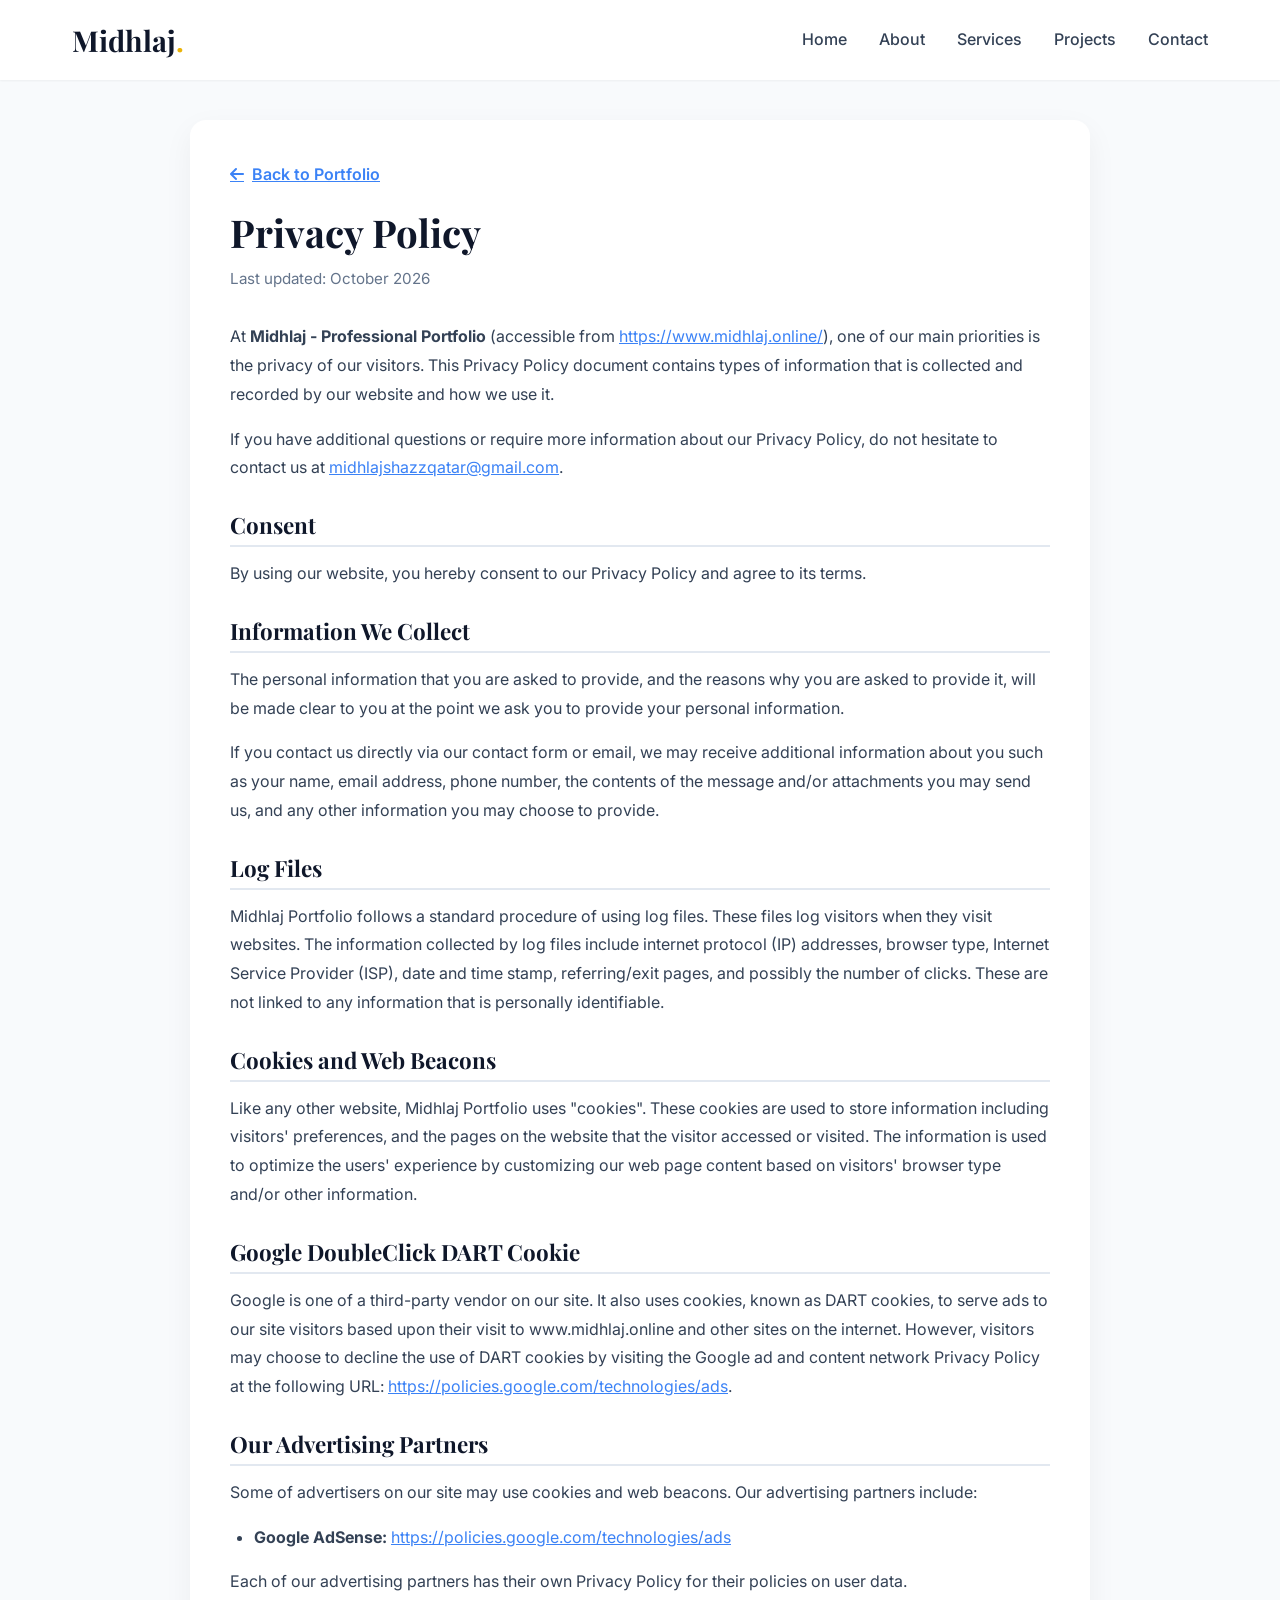
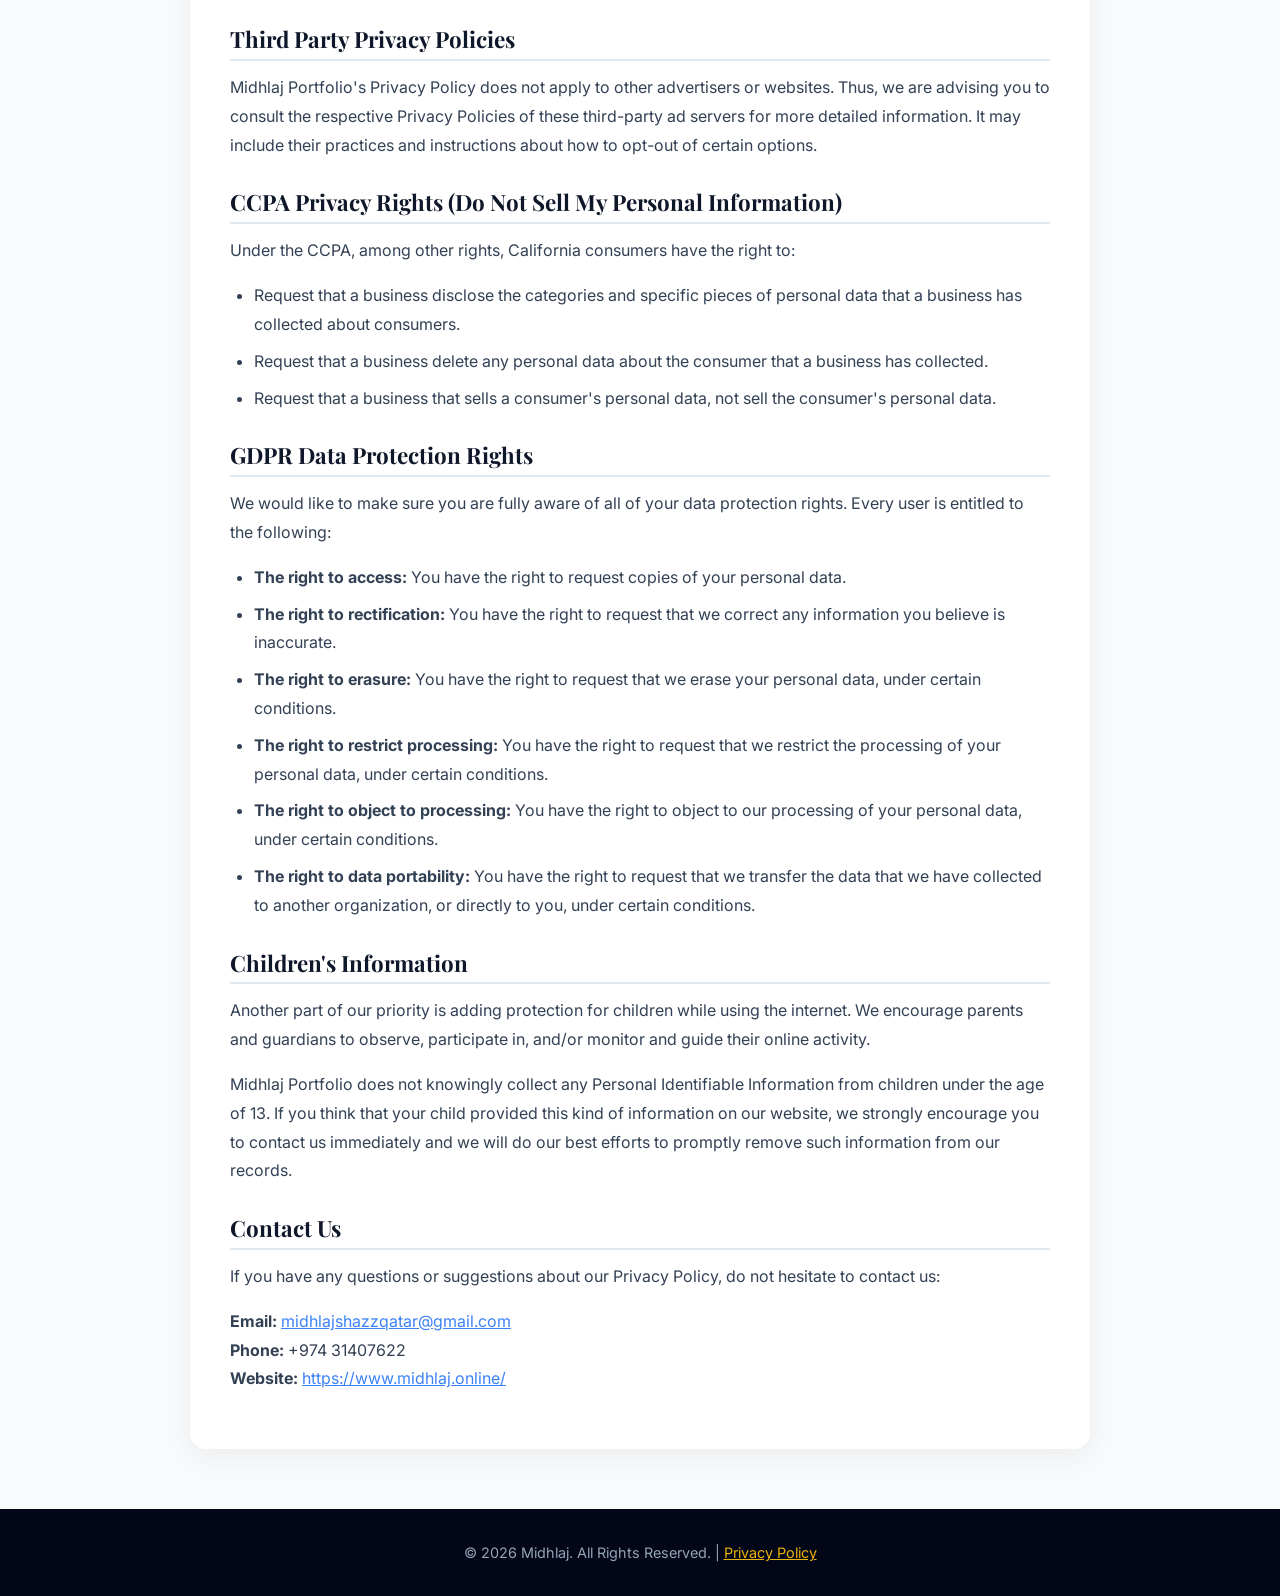
<file: privacy.html>
<!DOCTYPE html>
<html lang="en">

<head>
    <meta charset="UTF-8">
    <meta name="viewport" content="width=device-width, initial-scale=1.0">
    <title>Privacy Policy - Midhlaj Portfolio</title>
    <meta name="description" content="Privacy Policy for Midhlaj - Professional Portfolio (www.midhlaj.online)">
    <!-- Google Fonts -->
    <link rel="preconnect" href="https://fonts.googleapis.com">
    <link rel="preconnect" href="https://fonts.gstatic.com" crossorigin>
    <link
        href="https://fonts.googleapis.com/css2?family=Inter:wght@300;400;500;600;700&family=Playfair+Display:wght@700&display=swap"
        rel="stylesheet">
    <!-- Font Awesome -->
    <link rel="stylesheet" href="https://cdnjs.cloudflare.com/ajax/libs/font-awesome/6.4.0/css/all.min.css">
    <!-- Google AdSense -->
    <script async src="https://pagead2.googlesyndication.com/pagead/js/adsbygoogle.js?client=ca-pub-7195002145934956"
        crossorigin="anonymous"></script>
    <!-- Custom CSS -->
    <link rel="stylesheet" href="src/style.css">
    <style>
        .policy-container {
            max-width: 900px;
            margin: 120px auto 60px auto;
            padding: 40px;
            background: #ffffff;
            border-radius: 16px;
            box-shadow: 0 10px 30px rgba(0, 0, 0, 0.05);
            line-height: 1.8;
            color: #334155;
        }

        .policy-container h1 {
            font-size: 2.4rem;
            margin-bottom: 10px;
            color: var(--primary-color);
        }

        .policy-container .last-updated {
            color: #64748b;
            font-size: 0.95rem;
            margin-bottom: 30px;
            display: block;
        }

        .policy-container h2 {
            font-size: 1.4rem;
            margin-top: 30px;
            margin-bottom: 12px;
            color: var(--primary-color);
            border-bottom: 2px solid #e2e8f0;
            padding-bottom: 6px;
        }

        .policy-container p,
        .policy-container ul {
            margin-bottom: 16px;
        }

        .policy-container ul {
            padding-left: 24px;
            list-style: disc;
        }

        .policy-container li {
            margin-bottom: 8px;
        }

        .policy-container a {
            color: var(--accent-color);
            text-decoration: underline;
        }

        .back-home-btn {
            display: inline-flex;
            align-items: center;
            gap: 8px;
            margin-bottom: 20px;
            font-weight: 600;
            color: var(--primary-color);
        }

        .back-home-btn:hover {
            color: var(--secondary-color);
        }
    </style>
</head>

<body>
    <!-- Navigation -->
    <nav class="navbar">
        <div class="container nav-container">
            <a href="index.html" class="logo">Midhlaj<span class="dot">.</span></a>
            <ul class="nav-menu">
                <li><a href="index.html" class="nav-link">Home</a></li>
                <li><a href="index.html#about" class="nav-link">About</a></li>
                <li><a href="index.html#services" class="nav-link">Services</a></li>
                <li><a href="index.html#projects" class="nav-link">Projects</a></li>
                <li><a href="index.html#contact" class="nav-link">Contact</a></li>
            </ul>
        </div>
    </nav>

    <div class="container">
        <div class="policy-container">
            <a href="index.html" class="back-home-btn"><i class="fas fa-arrow-left"></i> Back to Portfolio</a>
            <h1>Privacy Policy</h1>
            <span class="last-updated">Last updated: October 2026</span>

            <p>At <strong>Midhlaj - Professional Portfolio</strong> (accessible from <a
                    href="https://www.midhlaj.online/">https://www.midhlaj.online/</a>), one of our main priorities is the
                privacy of our visitors. This Privacy Policy document contains types of information that is collected and
                recorded by our website and how we use it.</p>

            <p>If you have additional questions or require more information about our Privacy Policy, do not hesitate to
                contact us at <a href="mailto:midhlajshazzqatar@gmail.com">midhlajshazzqatar@gmail.com</a>.</p>

            <h2>Consent</h2>
            <p>By using our website, you hereby consent to our Privacy Policy and agree to its terms.</p>

            <h2>Information We Collect</h2>
            <p>The personal information that you are asked to provide, and the reasons why you are asked to provide it,
                will be made clear to you at the point we ask you to provide your personal information.</p>
            <p>If you contact us directly via our contact form or email, we may receive additional information about you
                such as your name, email address, phone number, the contents of the message and/or attachments you may send
                us, and any other information you may choose to provide.</p>

            <h2>Log Files</h2>
            <p>Midhlaj Portfolio follows a standard procedure of using log files. These files log visitors when they visit
                websites. The information collected by log files include internet protocol (IP) addresses, browser type,
                Internet Service Provider (ISP), date and time stamp, referring/exit pages, and possibly the number of
                clicks. These are not linked to any information that is personally identifiable.</p>

            <h2>Cookies and Web Beacons</h2>
            <p>Like any other website, Midhlaj Portfolio uses "cookies". These cookies are used to store information
                including visitors' preferences, and the pages on the website that the visitor accessed or visited. The
                information is used to optimize the users' experience by customizing our web page content based on visitors'
                browser type and/or other information.</p>

            <h2>Google DoubleClick DART Cookie</h2>
            <p>Google is one of a third-party vendor on our site. It also uses cookies, known as DART cookies, to serve ads
                to our site visitors based upon their visit to www.midhlaj.online and other sites on the internet. However,
                visitors may choose to decline the use of DART cookies by visiting the Google ad and content network Privacy
                Policy at the following URL: <a href="https://policies.google.com/technologies/ads" target="_blank"
                    rel="noopener noreferrer">https://policies.google.com/technologies/ads</a>.</p>

            <h2>Our Advertising Partners</h2>
            <p>Some of advertisers on our site may use cookies and web beacons. Our advertising partners include:</p>
            <ul>
                <li><strong>Google AdSense:</strong> <a href="https://policies.google.com/technologies/ads" target="_blank"
                        rel="noopener noreferrer">https://policies.google.com/technologies/ads</a></li>
            </ul>
            <p>Each of our advertising partners has their own Privacy Policy for their policies on user data.</p>

            <h2>Third Party Privacy Policies</h2>
            <p>Midhlaj Portfolio's Privacy Policy does not apply to other advertisers or websites. Thus, we are advising you
                to consult the respective Privacy Policies of these third-party ad servers for more detailed information. It
                may include their practices and instructions about how to opt-out of certain options.</p>

            <h2>CCPA Privacy Rights (Do Not Sell My Personal Information)</h2>
            <p>Under the CCPA, among other rights, California consumers have the right to:</p>
            <ul>
                <li>Request that a business disclose the categories and specific pieces of personal data that a business has
                    collected about consumers.</li>
                <li>Request that a business delete any personal data about the consumer that a business has collected.</li>
                <li>Request that a business that sells a consumer's personal data, not sell the consumer's personal data.</li>
            </ul>

            <h2>GDPR Data Protection Rights</h2>
            <p>We would like to make sure you are fully aware of all of your data protection rights. Every user is entitled
                to the following:</p>
            <ul>
                <li><strong>The right to access:</strong> You have the right to request copies of your personal data.</li>
                <li><strong>The right to rectification:</strong> You have the right to request that we correct any
                    information you believe is inaccurate.</li>
                <li><strong>The right to erasure:</strong> You have the right to request that we erase your personal data,
                    under certain conditions.</li>
                <li><strong>The right to restrict processing:</strong> You have the right to request that we restrict the
                    processing of your personal data, under certain conditions.</li>
                <li><strong>The right to object to processing:</strong> You have the right to object to our processing of
                    your personal data, under certain conditions.</li>
                <li><strong>The right to data portability:</strong> You have the right to request that we transfer the data
                    that we have collected to another organization, or directly to you, under certain conditions.</li>
            </ul>

            <h2>Children's Information</h2>
            <p>Another part of our priority is adding protection for children while using the internet. We encourage
                parents and guardians to observe, participate in, and/or monitor and guide their online activity.</p>
            <p>Midhlaj Portfolio does not knowingly collect any Personal Identifiable Information from children under the
                age of 13. If you think that your child provided this kind of information on our website, we strongly
                encourage you to contact us immediately and we will do our best efforts to promptly remove such information
                from our records.</p>

            <h2>Contact Us</h2>
            <p>If you have any questions or suggestions about our Privacy Policy, do not hesitate to contact us:</p>
            <p><strong>Email:</strong> <a href="mailto:midhlajshazzqatar@gmail.com">midhlajshazzqatar@gmail.com</a><br>
                <strong>Phone:</strong> +974 31407622<br>
                <strong>Website:</strong> <a href="https://www.midhlaj.online/">https://www.midhlaj.online/</a></p>
        </div>
    </div>

    <!-- Footer -->
    <footer class="footer">
        <div class="container">
            <div class="footer-content">
                <p>&copy; 2026 Midhlaj. All Rights Reserved. | <a href="privacy.html"
                        style="color: var(--secondary-color); text-decoration: underline;">Privacy Policy</a></p>
            </div>
        </div>
    </footer>
</body>

</html>
</file>
<file: src/style.css>
/* 
 * Professional Portfolio Styles
 * Theme: Corporate Blue & Gold
 */

:root {
    --primary-color: #0f172a;
    /* Deep Blue */
    --secondary-color: #eab308;
    /* Gold/Yellow */
    --accent-color: #3b82f6;
    /* Lighter Blue */
    --text-color: #334155;
    /* Slate 700 */
    --light-text: #64748b;
    /* Slate 500 */
    --bg-color: #f8fafc;
    /* Slate 50 */
    --white: #ffffff;
    --dark-section: #1e293b;
    --border-color: #e2e8f0;
    --shadow-sm: 0 1px 2px 0 rgb(0 0 0 / 0.05);
    --shadow-md: 0 4px 6px -1px rgb(0 0 0 / 0.1), 0 2px 4px -2px rgb(0 0 0 / 0.1);
    --shadow-lg: 0 10px 15px -3px rgb(0 0 0 / 0.1), 0 4px 6px -4px rgb(0 0 0 / 0.1);
    --font-heading: 'Playfair Display', serif;
    --font-body: 'Inter', sans-serif;
    --transition: all 0.3s ease;
}

/* Reset & Base */
* {
    margin: 0;
    padding: 0;
    box-sizing: border-box;
    scroll-behavior: smooth;
}

body {
    font-family: var(--font-body);
    background-color: var(--bg-color);
    color: var(--text-color);
    line-height: 1.6;
    overflow-x: hidden;
}

a {
    text-decoration: none;
    color: inherit;
    transition: var(--transition);
}

ul {
    list-style: none;
}

img {
    max-width: 100%;
    display: block;
}

/* Container */
.container {
    max-width: 1200px;
    margin: 0 auto;
    padding: 0 2rem;
}

/* Typography */
h1,
h2,
h3,
h4,
h5,
h6 {
    font-family: var(--font-heading);
    color: var(--primary-color);
    line-height: 1.2;
}

.section-title {
    font-size: 2.5rem;
    text-align: center;
    margin-bottom: 0.5rem;
    position: relative;
    display: inline-block;
}

.section-subtitle {
    display: block;
    text-align: center;
    color: var(--secondary-color);
    font-weight: 600;
    margin-bottom: 3rem;
    text-transform: uppercase;
    letter-spacing: 1px;
    font-size: 0.9rem;
}

/* Check if parent is centering, otherwise center the header div */
.section-header {
    text-align: center;
    margin-bottom: 4rem;
}

/* Navigation */
.navbar {
    background-color: rgba(255, 255, 255, 0.95);
    backdrop-filter: blur(10px);
    height: 80px;
    display: flex;
    align-items: center;
    position: fixed;
    top: 0;
    left: 0;
    width: 100%;
    z-index: 1000;
    box-shadow: var(--shadow-sm);
}

.nav-container {
    display: flex;
    justify-content: space-between;
    align-items: center;
    width: 100%;
}

.logo {
    font-size: 1.8rem;
    font-weight: 700;
    font-family: var(--font-heading);
    color: var(--primary-color);
}

.logo .dot {
    color: var(--secondary-color);
}

.nav-menu {
    display: flex;
    gap: 2rem;
}

.nav-link {
    font-weight: 500;
    color: var(--text-color);
    position: relative;
}

.nav-link:hover,
.nav-link.active {
    color: var(--secondary-color);
}

.nav-toggle {
    display: none;
    font-size: 1.5rem;
    cursor: pointer;
    color: var(--primary-color);
}

/* Mobile Nav */
@media (max-width: 768px) {
    .nav-toggle {
        display: block;
    }

    .nav-menu {
        position: fixed;
        top: 80px;
        left: -100%;
        width: 100%;
        height: calc(100vh - 80px);
        background-color: var(--white);
        flex-direction: column;
        align-items: center;
        justify-content: center;
        transition: 0.4s ease;
        box-shadow: var(--shadow-sm);
    }

    .nav-menu.active {
        left: 0;
    }
}

/* Hero Section */
.hero {
    height: 100vh;
    display: flex;
    align-items: center;
    justify-content: center;
    background: linear-gradient(135deg, #f0f4ff 0%, #ffffff 100%);
    padding-top: 80px;
    /* offset navbar */
    position: relative;
    overflow: hidden;
}

.hero-container {
    display: grid;
    grid-template-columns: 1fr 1fr;
    gap: 2rem;
    align-items: center;
    z-index: 1;
}

.hero-content {
    max-width: 600px;
}

.greeting {
    font-size: 1.1rem;
    color: var(--secondary-color);
    font-weight: 600;
    margin-bottom: 0.5rem;
    display: block;
}

.hero-title {
    font-size: 4rem;
    font-weight: 700;
    margin-bottom: 1rem;
    background: linear-gradient(to right, var(--primary-color), var(--accent-color));
    -webkit-background-clip: text;
    background-clip: text;
    -webkit-text-fill-color: transparent;
}

.hero-subtitle {
    font-size: 1.8rem;
    color: var(--light-text);
    margin-bottom: 1.5rem;
    font-weight: 400;
}

.hero-description {
    font-size: 1.1rem;
    color: var(--light-text);
    margin-bottom: 2.5rem;
    max-width: 480px;
}

.hero-btns {
    display: flex;
    gap: 1rem;
}

.btn {
    padding: 0.8rem 2rem;
    border-radius: 5px;
    font-weight: 600;
    transition: var(--transition);
    cursor: pointer;
    font-size: 1rem;
    display: inline-block;
}

.btn-primary {
    background-color: var(--primary-color);
    color: var(--white);
    border: 2px solid var(--primary-color);
}

.btn-primary:hover {
    background-color: transparent;
    color: var(--primary-color);
}

.btn-outline {
    background-color: transparent;
    color: var(--primary-color);
    border: 2px solid var(--primary-color);
}

.btn-outline:hover {
    background-color: var(--primary-color);
    color: var(--white);
}

.hero-image-wrapper {
    position: relative;
    display: flex;
    justify-content: center;
    align-items: center;
}

.hero-blob {
    position: absolute;
    width: 600px;
    height: 600px;
    background: radial-gradient(circle, rgba(59, 130, 246, 0.2) 0%, rgba(234, 179, 8, 0.1) 50%, rgba(255, 255, 255, 0) 70%);
    border-radius: 50%;
    filter: blur(60px);
    z-index: -1;
    animation: morph 8s ease-in-out infinite alternate, spin 15s linear infinite;
}

@keyframes morph {
    0% {
        border-radius: 60% 40% 30% 70% / 60% 30% 70% 40%;
        transform: scale(1);
    }

    50% {
        border-radius: 30% 60% 70% 40% / 50% 60% 30% 60%;
        transform: scale(1.05);
    }

    100% {
        border-radius: 60% 40% 30% 70% / 60% 30% 70% 40%;
        transform: scale(0.95);
    }
}

@keyframes spin {
    to {
        transform: rotate(360deg);
    }
}

.hero-img {
    width: 350px;
    height: 350px;
    object-fit: cover;
    border-radius: 50%;
    border: 8px solid var(--white);
    box-shadow: var(--shadow-lg);
    animation: float 6s ease-in-out infinite;
    transform-style: preserve-3d;
}

@keyframes float {
    0% {
        transform: translateY(0px);
    }

    50% {
        transform: translateY(-20px);
    }

    100% {
        transform: translateY(0px);
    }
}

@media (max-width: 992px) {
    .hero-container {
        grid-template-columns: 1fr;
        text-align: center;
    }

    .hero-content {
        margin: 0 auto;
    }

    .hero-btns {
        justify-content: center;
    }

    .hero-img {
        width: 300px;
        height: 300px;
        margin: 0 auto;
    }
}

/* Sections General */
.section {
    padding: 6rem 0;
}

/* About Section */
.about-grid {
    display: grid;
    grid-template-columns: 3fr 2fr;
    gap: 4rem;
}

.about-text p {
    margin-bottom: 1.5rem;
    color: var(--light-text);
}

.about-text h3 {
    margin-bottom: 1.5rem;
    font-size: 1.5rem;
}

.skills-wrapper h4 {
    margin-bottom: 1rem;
    font-size: 1.2rem;
    color: var(--primary-color);
}

.skills-grid {
    display: grid;
    grid-template-columns: repeat(auto-fill, minmax(140px, 1fr));
    gap: 1rem;
}

.skill-item {
    background: var(--white);
    padding: 1rem;
    border-radius: 8px;
    text-align: center;
    box-shadow: 0 8px 32px 0 rgba(31, 38, 135, 0.07);
    backdrop-filter: blur(4px);
    -webkit-backdrop-filter: blur(4px);
    border: 1px solid rgba(255, 255, 255, 0.5);
    background: rgba(255, 255, 255, 0.85);
    transition: var(--transition);
    transform-style: preserve-3d;
}

.skill-item>* {
    transform: translateZ(30px);
    transition: transform 0.3s ease;
}

.skill-item:hover>i {
    transform: translateZ(40px) rotateY(15deg) rotateX(15deg) scale(1.2);
    color: var(--primary-color);
}

.skill-item:hover {
    transform: translateY(-5px);
    box-shadow: 0 15px 35px 0 rgba(31, 38, 135, 0.15);
    border-color: rgba(255, 255, 255, 0.8);
    background: rgba(255, 255, 255, 1);
}

.skill-item i {
    font-size: 1.5rem;
    color: var(--secondary-color);
    margin-bottom: 0.5rem;
    display: block;
}

.skill-item span {
    font-size: 0.9rem;
    font-weight: 500;
}

.about-stats {
    display: grid;
    grid-template-columns: 1fr;
    gap: 1.5rem;
}

.stat-card {
    background: var(--primary-color);
    color: var(--white);
    padding: 2rem;
    border-radius: 10px;
    text-align: center;
    box-shadow: var(--shadow-lg);
    transform-style: preserve-3d;
}

.stat-card>* {
    transform: translateZ(40px);
}

.stat-number {
    display: block;
    font-size: 2.5rem;
    font-weight: 700;
    color: var(--secondary-color);
    margin-bottom: 0.5rem;
}

.stat-label {
    font-size: 1rem;
    opacity: 0.9;
}

@media (max-width: 768px) {
    .about-grid {
        grid-template-columns: 1fr;
    }

    .about-stats {
        grid-template-columns: repeat(3, 1fr);
    }
}

@media (max-width: 576px) {
    .about-stats {
        grid-template-columns: 1fr;
    }
}


/* Services Section */
.services {
    background-color: #f1f5f9;
}

.services-grid {
    display: grid;
    grid-template-columns: repeat(auto-fit, minmax(250px, 1fr));
    gap: 2rem;
}

.service-card {
    background: rgba(255, 255, 255, 0.6);
    box-shadow: 0 8px 32px 0 rgba(31, 38, 135, 0.05);
    backdrop-filter: blur(10px);
    -webkit-backdrop-filter: blur(10px);
    border: 1px solid rgba(255, 255, 255, 0.4);
    padding: 2.5rem;
    border-radius: 12px;
    transition: var(--transition);
    position: relative;
    overflow: hidden;
    z-index: 1;
    transform-style: preserve-3d;
}

.service-card>* {
    transform: translateZ(50px);
    transition: transform 0.3s ease;
}

.service-card::before {
    content: '';
    position: absolute;
    top: 0;
    left: 0;
    width: 0%;
    height: 100%;
    background: linear-gradient(135deg, var(--primary-color) 0%, rgba(15, 23, 42, 0.9) 100%);
    transition: var(--transition);
    z-index: -1;
}

.service-card:hover::before {
    width: 100%;
}

.service-card:hover {
    box-shadow: 0 20px 40px 0 rgba(31, 38, 135, 0.2);
    border: 1px solid rgba(255, 255, 255, 0.1);
    color: var(--white);
}

.service-card:hover>.service-icon {
    transform: translateZ(60px) rotateY(180deg);
}

.service-card:hover h3,
.service-card:hover p,
.service-card:hover .service-icon i {
    color: var(--white);
}

.service-icon {
    width: 60px;
    height: 60px;
    background-color: #e0f2fe;
    border-radius: 50%;
    display: flex;
    align-items: center;
    justify-content: center;
    margin-bottom: 1.5rem;
    transition: var(--transition);
}

.service-card:hover .service-icon {
    background-color: rgba(255, 255, 255, 0.2);
}

.service-icon i {
    font-size: 1.5rem;
    color: var(--primary-color);
}

.service-card h3 {
    margin-bottom: 1rem;
    font-size: 1.3rem;
    transition: var(--transition);
}

.service-card p {
    color: var(--light-text);
    font-size: 0.95rem;
    transition: var(--transition);
}

/* Projects Section */
.projects {
    position: relative;
    background: #ffffff;
}

.projects-grid {
    display: grid;
    grid-template-columns: repeat(auto-fit, minmax(300px, 1fr));
    gap: 2rem;
    position: relative;
    z-index: 2;
}

.project-card {
    background: rgba(255, 255, 255, 0.2);
    backdrop-filter: blur(12px);
    -webkit-backdrop-filter: blur(12px);
    border-radius: 12px;
    overflow: hidden;
    box-shadow: 0 8px 32px 0 rgba(31, 38, 135, 0.08);
    border: 1px solid rgba(255, 255, 255, 0.5);
    transition: var(--transition);
    border-top: 4px solid var(--secondary-color);
    transform-style: preserve-3d;
}

.project-card:hover {
    box-shadow: 0 20px 40px 0 rgba(31, 38, 135, 0.15);
    background: rgba(255, 255, 255, 0.4);
}

.project-content {
    padding: 2rem;
    transform: translateZ(40px);
    transition: transform 0.3s ease;
}

.project-card:hover>.project-content {
    transform: translateZ(60px);
}

.project-icon {
    margin-bottom: 1.5rem;
}

.project-icon i {
    font-size: 2rem;
    color: var(--primary-color);
}

.project-card h3 {
    margin-bottom: 1rem;
    font-size: 1.4rem;
}

.project-card p {
    color: var(--light-text);
    margin-bottom: 1.5rem;
    font-size: 0.95rem;
}

.project-link {
    color: var(--accent-color);
    font-weight: 600;
    display: inline-flex;
    align-items: center;
    gap: 0.5rem;
}

.project-link:hover {
    gap: 0.8rem;
    color: var(--primary-color);
}

/* Contact Section */
.contact {
    background-color: var(--dark-section);
    color: var(--white);
}

.contact .section-title,
.contact .section-subtitle {
    color: var(--white);
}

.contact-wrapper {
    display: grid;
    grid-template-columns: 1fr 1.5fr;
    gap: 4rem;
    background-color: rgba(255, 255, 255, 0.05);
    padding: 3rem;
    border-radius: 15px;
}

.contact-info h2 {
    color: var(--white);
    margin-bottom: 1rem;
}

.contact-desc {
    color: #cbd5e1;
    margin-bottom: 2rem;
}

.contact-item {
    display: flex;
    align-items: center;
    margin-bottom: 1.5rem;
}

.icon-box {
    width: 50px;
    height: 50px;
    background-color: rgba(234, 179, 8, 0.2);
    border-radius: 50%;
    display: flex;
    align-items: center;
    justify-content: center;
    margin-right: 1rem;
}

.icon-box i {
    color: var(--secondary-color);
    font-size: 1.2rem;
}

.info-text span {
    display: block;
    font-size: 0.8rem;
    color: #94a3b8;
    margin-bottom: 0.2rem;
}

.info-text a {
    font-size: 1.1rem;
    font-weight: 500;
}

.social-links {
    margin-top: 2rem;
    display: flex;
    gap: 1rem;
}

.social-links a {
    width: 40px;
    height: 40px;
    border-radius: 50%;
    background-color: rgba(255, 255, 255, 0.1);
    display: flex;
    align-items: center;
    justify-content: center;
    transition: var(--transition);
}

.social-links a:hover {
    background-color: var(--secondary-color);
    transform: translateY(-3px);
}

.social-links a i {
    color: var(--white);
}

.contact-form {
    display: flex;
    flex-direction: column;
    gap: 1.5rem;
}

.form-group input,
.form-group textarea {
    width: 100%;
    padding: 1rem;
    border-radius: 5px;
    border: 1px solid rgba(255, 255, 255, 0.1);
    background-color: rgba(255, 255, 255, 0.05);
    color: var(--white);
    font-family: var(--font-body);
}

.form-group input:focus,
.form-group textarea:focus {
    outline: none;
    border-color: var(--secondary-color);
}

@media (max-width: 768px) {
    .contact-wrapper {
        grid-template-columns: 1fr;
    }
}

/* Footer */
.footer {
    background-color: #020617;
    padding: 2rem 0;
    color: #94a3b8;
    text-align: center;
    font-size: 0.9rem;
}

.footer i {
    color: #ef4444;
}
</file>
